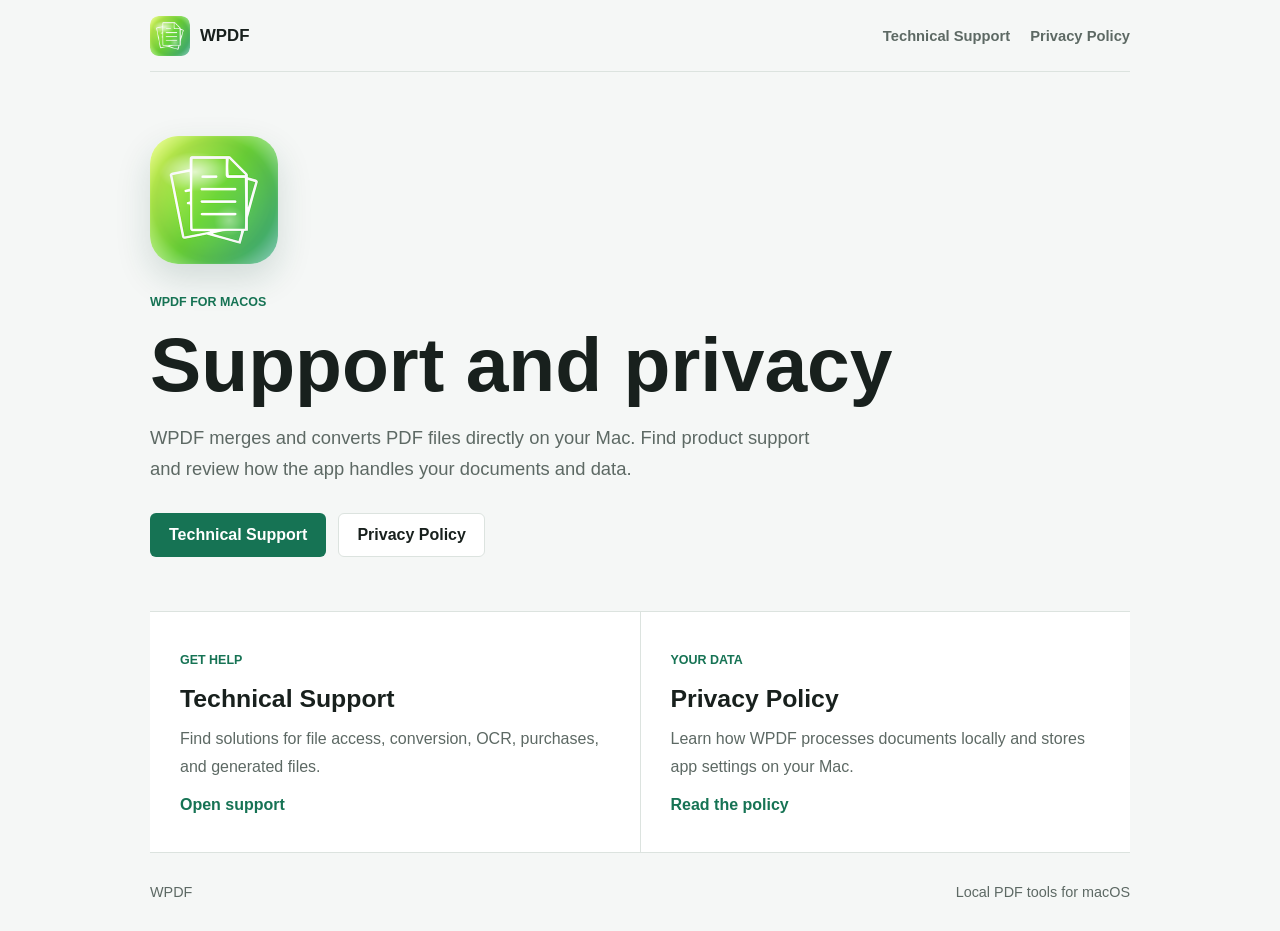
<file: pages/index.html>
<!DOCTYPE html>
<html lang="en">
<head>
  <meta charset="UTF-8">
  <meta name="viewport" content="width=device-width, initial-scale=1.0">
  <title>WPDF | Support and Privacy</title>
  <meta name="description" content="Official privacy policy and technical support information for WPDF on macOS.">
  <link rel="icon" href="./assets/wpdf-icon.png">
  <link rel="stylesheet" href="./styles.css">
</head>
<body>
  <header class="site-header">
    <a class="brand" href="./index.html" aria-label="WPDF home">
      <img src="./assets/wpdf-icon.png" alt="" width="40" height="40">
      <span>WPDF</span>
    </a>
    <nav aria-label="Primary navigation">
      <a href="./support.html">Technical Support</a>
      <a href="./privacy.html">Privacy Policy</a>
    </nav>
  </header>

  <main>
    <section class="hero">
      <img class="app-icon" src="./assets/wpdf-icon.png" alt="WPDF app icon" width="128" height="128">
      <p class="eyebrow">WPDF for macOS</p>
      <h1>Support and privacy</h1>
      <p class="lead">
        WPDF merges and converts PDF files directly on your Mac. Find product support and review how the app handles your documents and data.
      </p>
      <div class="actions">
        <a class="button primary" href="./support.html">Technical Support</a>
        <a class="button secondary" href="./privacy.html">Privacy Policy</a>
      </div>
    </section>

    <section class="link-grid" aria-label="Resources">
      <article>
        <p class="section-label">Get help</p>
        <h2>Technical Support</h2>
        <p>Find solutions for file access, conversion, OCR, purchases, and generated files.</p>
        <a class="text-link" href="./support.html">Open support</a>
      </article>
      <article>
        <p class="section-label">Your data</p>
        <h2>Privacy Policy</h2>
        <p>Learn how WPDF processes documents locally and stores app settings on your Mac.</p>
        <a class="text-link" href="./privacy.html">Read the policy</a>
      </article>
    </section>
  </main>

  <footer>
    <span>WPDF</span>
    <span>Local PDF tools for macOS</span>
  </footer>
</body>
</html>
</file>
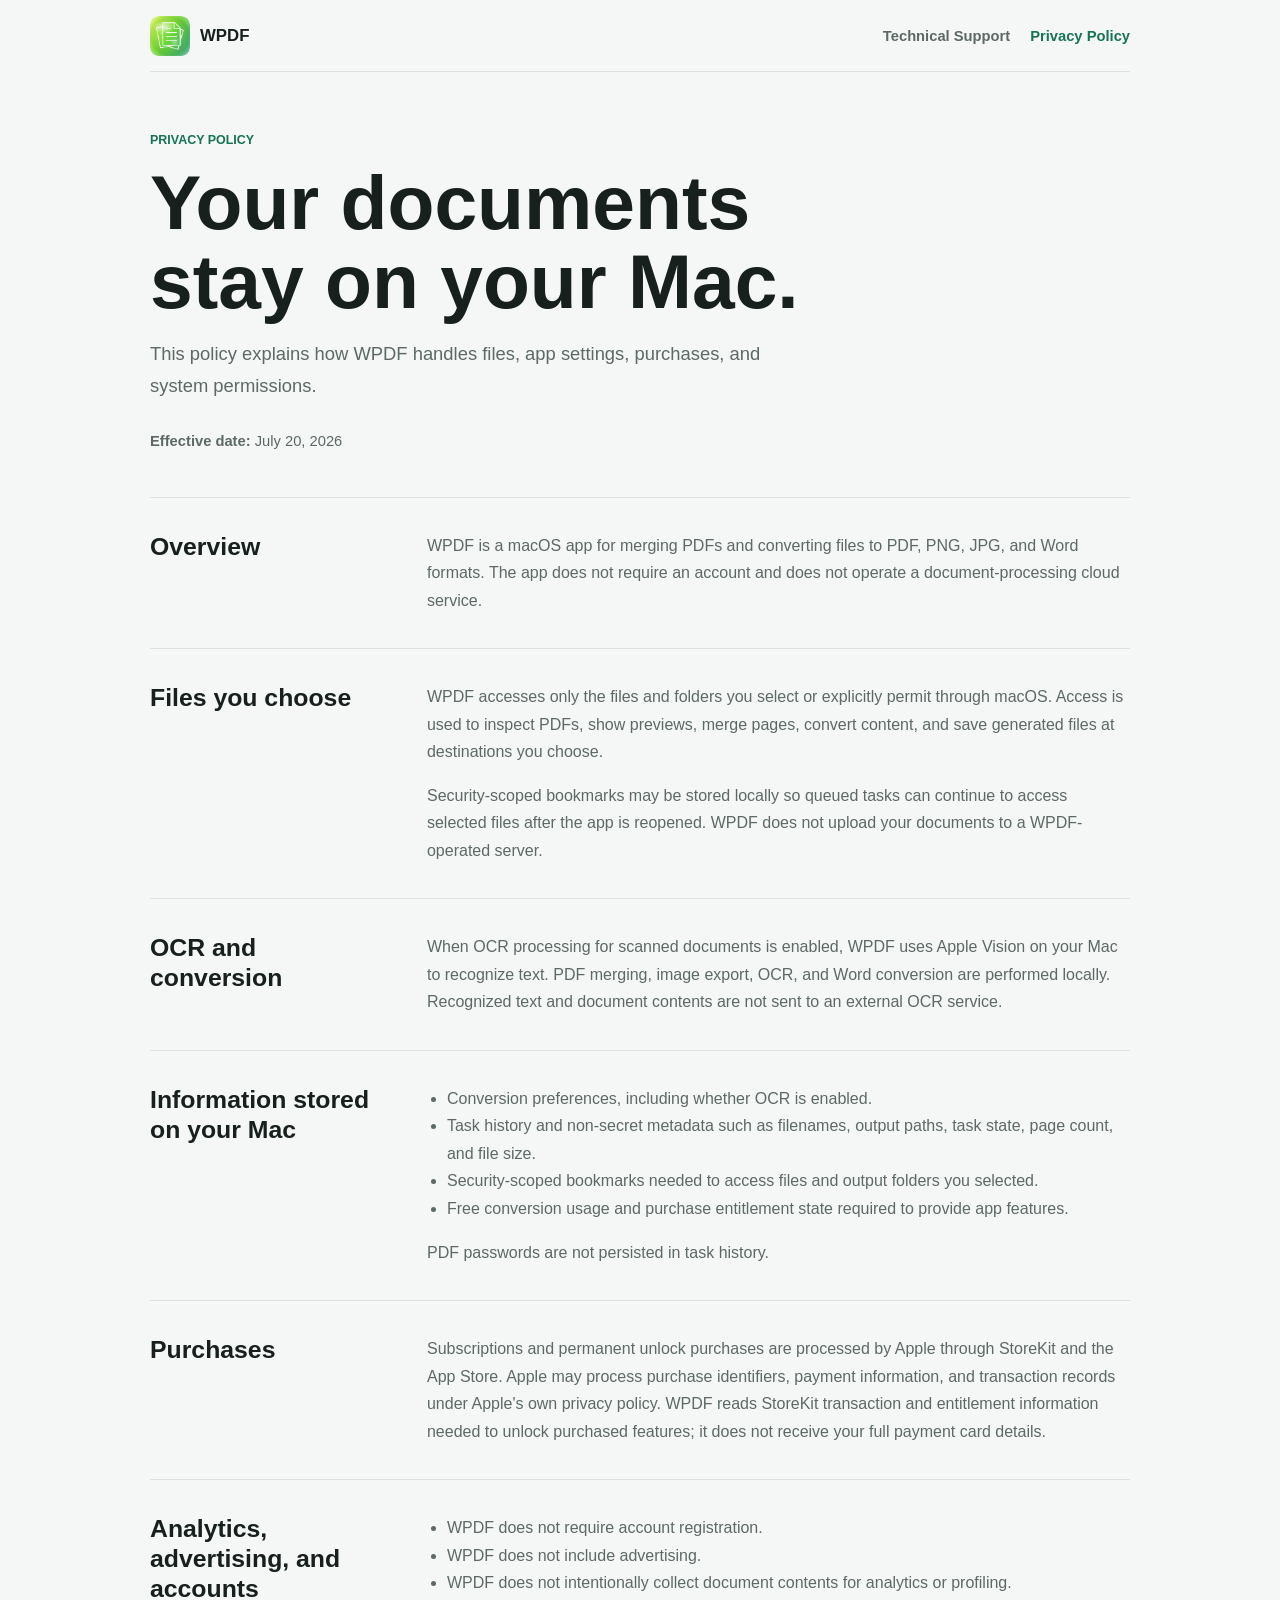
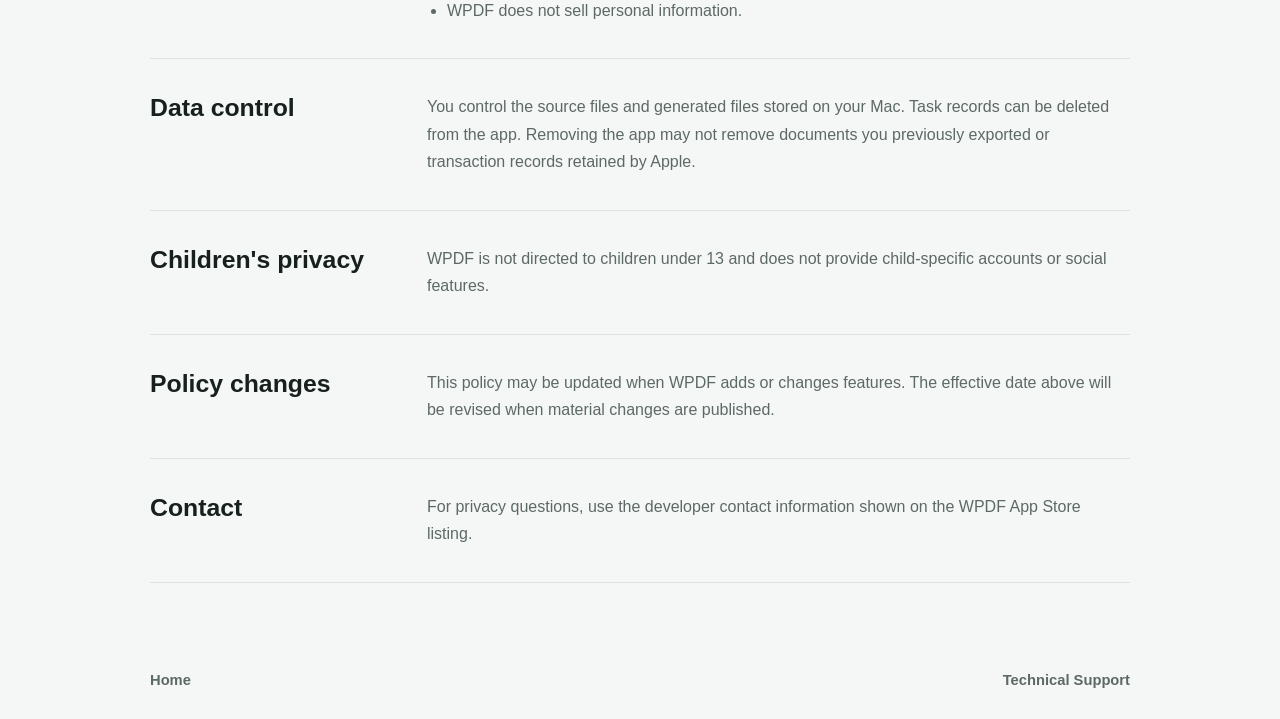
<file: pages/privacy.html>
<!DOCTYPE html>
<html lang="en">
<head>
  <meta charset="UTF-8">
  <meta name="viewport" content="width=device-width, initial-scale=1.0">
  <title>WPDF Privacy Policy</title>
  <meta name="description" content="Privacy policy for WPDF, a local PDF merge and conversion app for macOS.">
  <link rel="icon" href="./assets/wpdf-icon.png">
  <link rel="stylesheet" href="./styles.css">
</head>
<body>
  <header class="site-header">
    <a class="brand" href="./index.html" aria-label="WPDF home">
      <img src="./assets/wpdf-icon.png" alt="" width="40" height="40">
      <span>WPDF</span>
    </a>
    <nav aria-label="Primary navigation">
      <a href="./support.html">Technical Support</a>
      <a aria-current="page" href="./privacy.html">Privacy Policy</a>
    </nav>
  </header>

  <main class="document">
    <header class="document-header">
      <p class="eyebrow">Privacy Policy</p>
      <h1>Your documents stay on your Mac.</h1>
      <p class="lead">This policy explains how WPDF handles files, app settings, purchases, and system permissions.</p>
      <p class="effective-date"><strong>Effective date:</strong> July 20, 2026</p>
    </header>

    <section>
      <h2>Overview</h2>
      <p>WPDF is a macOS app for merging PDFs and converting files to PDF, PNG, JPG, and Word formats. The app does not require an account and does not operate a document-processing cloud service.</p>
    </section>

    <section>
      <h2>Files you choose</h2>
      <p>WPDF accesses only the files and folders you select or explicitly permit through macOS. Access is used to inspect PDFs, show previews, merge pages, convert content, and save generated files at destinations you choose.</p>
      <p>Security-scoped bookmarks may be stored locally so queued tasks can continue to access selected files after the app is reopened. WPDF does not upload your documents to a WPDF-operated server.</p>
    </section>

    <section>
      <h2>OCR and conversion</h2>
      <p>When OCR processing for scanned documents is enabled, WPDF uses Apple Vision on your Mac to recognize text. PDF merging, image export, OCR, and Word conversion are performed locally. Recognized text and document contents are not sent to an external OCR service.</p>
    </section>

    <section>
      <h2>Information stored on your Mac</h2>
      <ul>
        <li>Conversion preferences, including whether OCR is enabled.</li>
        <li>Task history and non-secret metadata such as filenames, output paths, task state, page count, and file size.</li>
        <li>Security-scoped bookmarks needed to access files and output folders you selected.</li>
        <li>Free conversion usage and purchase entitlement state required to provide app features.</li>
      </ul>
      <p>PDF passwords are not persisted in task history.</p>
    </section>

    <section>
      <h2>Purchases</h2>
      <p>Subscriptions and permanent unlock purchases are processed by Apple through StoreKit and the App Store. Apple may process purchase identifiers, payment information, and transaction records under Apple's own privacy policy. WPDF reads StoreKit transaction and entitlement information needed to unlock purchased features; it does not receive your full payment card details.</p>
    </section>

    <section>
      <h2>Analytics, advertising, and accounts</h2>
      <ul>
        <li>WPDF does not require account registration.</li>
        <li>WPDF does not include advertising.</li>
        <li>WPDF does not intentionally collect document contents for analytics or profiling.</li>
        <li>WPDF does not sell personal information.</li>
      </ul>
    </section>

    <section>
      <h2>Data control</h2>
      <p>You control the source files and generated files stored on your Mac. Task records can be deleted from the app. Removing the app may not remove documents you previously exported or transaction records retained by Apple.</p>
    </section>

    <section>
      <h2>Children's privacy</h2>
      <p>WPDF is not directed to children under 13 and does not provide child-specific accounts or social features.</p>
    </section>

    <section>
      <h2>Policy changes</h2>
      <p>This policy may be updated when WPDF adds or changes features. The effective date above will be revised when material changes are published.</p>
    </section>

    <section>
      <h2>Contact</h2>
      <p>For privacy questions, use the developer contact information shown on the WPDF App Store listing.</p>
    </section>
  </main>

  <footer>
    <a href="./index.html">Home</a>
    <a href="./support.html">Technical Support</a>
  </footer>
</body>
</html>
</file>
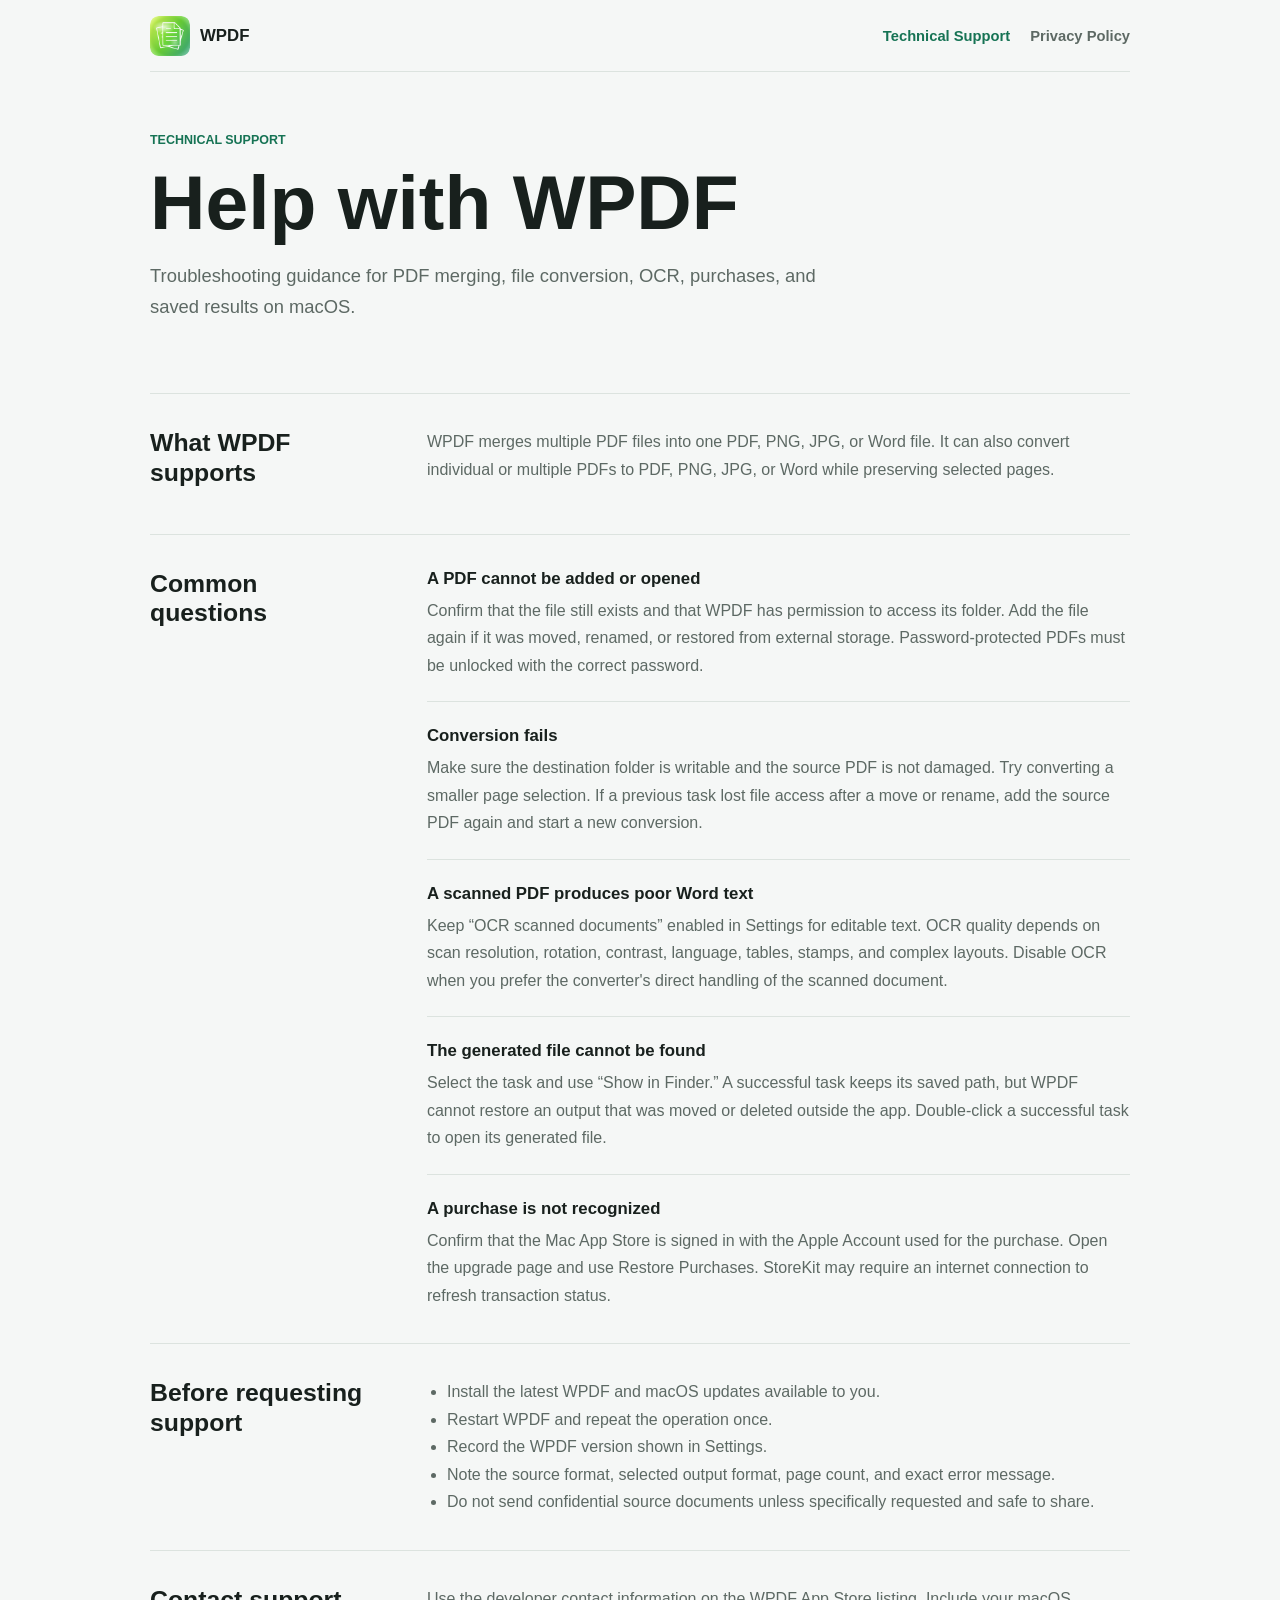
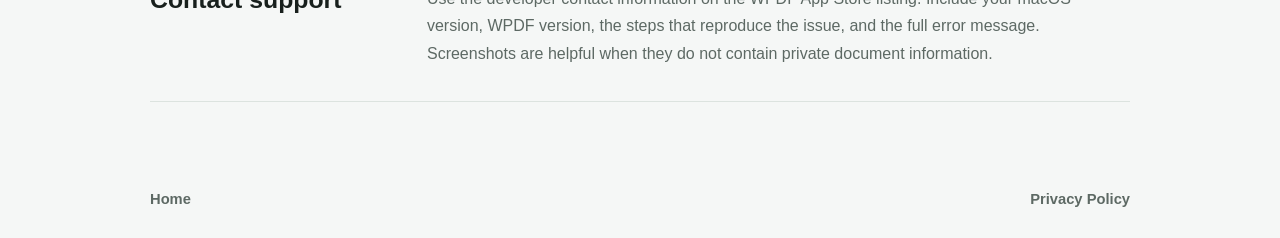
<file: pages/support.html>
<!DOCTYPE html>
<html lang="en">
<head>
  <meta charset="UTF-8">
  <meta name="viewport" content="width=device-width, initial-scale=1.0">
  <title>WPDF Technical Support</title>
  <meta name="description" content="Technical support and troubleshooting for WPDF on macOS.">
  <link rel="icon" href="./assets/wpdf-icon.png">
  <link rel="stylesheet" href="./styles.css">
</head>
<body>
  <header class="site-header">
    <a class="brand" href="./index.html" aria-label="WPDF home">
      <img src="./assets/wpdf-icon.png" alt="" width="40" height="40">
      <span>WPDF</span>
    </a>
    <nav aria-label="Primary navigation">
      <a aria-current="page" href="./support.html">Technical Support</a>
      <a href="./privacy.html">Privacy Policy</a>
    </nav>
  </header>

  <main class="document">
    <header class="document-header">
      <p class="eyebrow">Technical Support</p>
      <h1>Help with WPDF</h1>
      <p class="lead">Troubleshooting guidance for PDF merging, file conversion, OCR, purchases, and saved results on macOS.</p>
    </header>

    <section>
      <h2>What WPDF supports</h2>
      <p>WPDF merges multiple PDF files into one PDF, PNG, JPG, or Word file. It can also convert individual or multiple PDFs to PDF, PNG, JPG, or Word while preserving selected pages.</p>
    </section>

    <section>
      <h2>Common questions</h2>
      <div class="faq-list">
        <article>
          <h3>A PDF cannot be added or opened</h3>
          <p>Confirm that the file still exists and that WPDF has permission to access its folder. Add the file again if it was moved, renamed, or restored from external storage. Password-protected PDFs must be unlocked with the correct password.</p>
        </article>
        <article>
          <h3>Conversion fails</h3>
          <p>Make sure the destination folder is writable and the source PDF is not damaged. Try converting a smaller page selection. If a previous task lost file access after a move or rename, add the source PDF again and start a new conversion.</p>
        </article>
        <article>
          <h3>A scanned PDF produces poor Word text</h3>
          <p>Keep “OCR scanned documents” enabled in Settings for editable text. OCR quality depends on scan resolution, rotation, contrast, language, tables, stamps, and complex layouts. Disable OCR when you prefer the converter's direct handling of the scanned document.</p>
        </article>
        <article>
          <h3>The generated file cannot be found</h3>
          <p>Select the task and use “Show in Finder.” A successful task keeps its saved path, but WPDF cannot restore an output that was moved or deleted outside the app. Double-click a successful task to open its generated file.</p>
        </article>
        <article>
          <h3>A purchase is not recognized</h3>
          <p>Confirm that the Mac App Store is signed in with the Apple Account used for the purchase. Open the upgrade page and use Restore Purchases. StoreKit may require an internet connection to refresh transaction status.</p>
        </article>
      </div>
    </section>

    <section>
      <h2>Before requesting support</h2>
      <ul>
        <li>Install the latest WPDF and macOS updates available to you.</li>
        <li>Restart WPDF and repeat the operation once.</li>
        <li>Record the WPDF version shown in Settings.</li>
        <li>Note the source format, selected output format, page count, and exact error message.</li>
        <li>Do not send confidential source documents unless specifically requested and safe to share.</li>
      </ul>
    </section>

    <section>
      <h2>Contact support</h2>
      <p>Use the developer contact information on the WPDF App Store listing. Include your macOS version, WPDF version, the steps that reproduce the issue, and the full error message. Screenshots are helpful when they do not contain private document information.</p>
    </section>
  </main>

  <footer>
    <a href="./index.html">Home</a>
    <a href="./privacy.html">Privacy Policy</a>
  </footer>
</body>
</html>
</file>
<file: pages/styles.css>
:root {
  color-scheme: light dark;
  --background: #f5f7f6;
  --surface: #ffffff;
  --text: #18201d;
  --muted: #5d6964;
  --line: #dce3df;
  --accent: #167354;
  --accent-hover: #105b42;
  --soft: #e7f2ed;
  --max-width: 980px;
}

* { box-sizing: border-box; }

html { font-size: 16px; }

body {
  margin: 0;
  min-height: 100vh;
  color: var(--text);
  background: var(--background);
  font-family: -apple-system, BlinkMacSystemFont, "Segoe UI", sans-serif;
}

a { color: inherit; }

.site-header,
main,
footer {
  width: min(calc(100% - 40px), var(--max-width));
  margin-inline: auto;
}

.site-header {
  min-height: 72px;
  display: flex;
  align-items: center;
  justify-content: space-between;
  gap: 24px;
  border-bottom: 1px solid var(--line);
}

.brand {
  display: inline-flex;
  align-items: center;
  gap: 10px;
  color: var(--text);
  font-size: 1.05rem;
  font-weight: 700;
  text-decoration: none;
}

.brand img,
.app-icon { border-radius: 22%; }

nav {
  display: flex;
  flex-wrap: wrap;
  gap: 20px;
}

nav a,
footer a {
  color: var(--muted);
  font-size: 0.92rem;
  font-weight: 600;
  text-decoration: none;
}

nav a:hover,
nav a[aria-current="page"],
footer a:hover,
.text-link:hover { color: var(--accent); }

.hero {
  min-height: 520px;
  padding: 64px 0 54px;
  display: flex;
  flex-direction: column;
  align-items: flex-start;
  justify-content: center;
  border-bottom: 1px solid var(--line);
}

.app-icon {
  margin-bottom: 28px;
  box-shadow: 0 14px 35px rgba(20, 75, 56, 0.16);
}

.eyebrow,
.section-label {
  margin: 0 0 12px;
  color: var(--accent);
  font-size: 0.78rem;
  font-weight: 750;
  text-transform: uppercase;
}

h1, h2, h3, p, ul { margin-top: 0; }

h1 {
  margin-bottom: 18px;
  font-size: clamp(2.5rem, 7vw, 4.8rem);
  line-height: 1.02;
  letter-spacing: 0;
}

h2 {
  margin-bottom: 12px;
  font-size: 1.55rem;
  line-height: 1.2;
  letter-spacing: 0;
}

h3 {
  margin-bottom: 8px;
  font-size: 1.05rem;
  letter-spacing: 0;
}

p, li {
  color: var(--muted);
  font-size: 1rem;
  line-height: 1.72;
}

.lead {
  max-width: 670px;
  margin-bottom: 28px;
  font-size: 1.15rem;
}

.actions {
  display: flex;
  flex-wrap: wrap;
  gap: 12px;
}

.button {
  min-height: 44px;
  display: inline-flex;
  align-items: center;
  padding: 0 18px;
  border: 1px solid transparent;
  border-radius: 6px;
  font-weight: 700;
  text-decoration: none;
}

.button.primary { background: var(--accent); color: #ffffff; }
.button.primary:hover { background: var(--accent-hover); }
.button.secondary { background: var(--surface); border-color: var(--line); }
.button.secondary:hover { border-color: var(--accent); color: var(--accent); }

.link-grid {
  display: grid;
  grid-template-columns: repeat(2, minmax(0, 1fr));
  gap: 1px;
  margin: 0;
  background: var(--line);
  border-bottom: 1px solid var(--line);
}

.link-grid article {
  padding: 38px 30px;
  background: var(--surface);
}

.text-link {
  color: var(--accent);
  font-weight: 700;
  text-decoration: none;
}

.document { padding: 58px 0; }

.document-header {
  padding-bottom: 42px;
  border-bottom: 1px solid var(--line);
}

.document-header h1 { max-width: 760px; }
.effective-date { margin-bottom: 0; font-size: 0.92rem; }

.document > section {
  display: grid;
  grid-template-columns: minmax(180px, 0.32fr) minmax(0, 1fr);
  column-gap: 52px;
  padding: 34px 0;
  border-bottom: 1px solid var(--line);
}

.document > section h2 { grid-column: 1; }
.document > section > :not(h2) { grid-column: 2; }
.document > section p:last-child,
.document > section ul:last-child { margin-bottom: 0; }

ul { padding-left: 20px; }

.faq-list { display: grid; gap: 24px; }
.faq-list article { padding-bottom: 22px; border-bottom: 1px solid var(--line); }
.faq-list article:last-child { padding-bottom: 0; border-bottom: 0; }
.faq-list p { margin-bottom: 0; }

footer {
  min-height: 78px;
  display: flex;
  align-items: center;
  justify-content: space-between;
  gap: 20px;
  color: var(--muted);
  font-size: 0.9rem;
}

@media (prefers-color-scheme: dark) {
  :root {
    --background: #111614;
    --surface: #171e1b;
    --text: #edf3f0;
    --muted: #aebbb5;
    --line: #2d3934;
    --accent: #67c99f;
    --accent-hover: #83dbb6;
    --soft: #1d332a;
  }
}

@media (max-width: 700px) {
  .site-header,
  main,
  footer { width: min(calc(100% - 24px), var(--max-width)); }
  .site-header { align-items: flex-start; padding: 16px 0; }
  nav { justify-content: flex-end; gap: 12px; }
  .hero { min-height: 500px; padding-top: 44px; }
  .link-grid { grid-template-columns: 1fr; }
  .document { padding-top: 42px; }
  .document > section { grid-template-columns: 1fr; row-gap: 4px; }
  .document > section h2,
  .document > section > :not(h2) { grid-column: 1; }
  footer { align-items: flex-start; flex-direction: column; justify-content: center; gap: 6px; }
}
</file>
